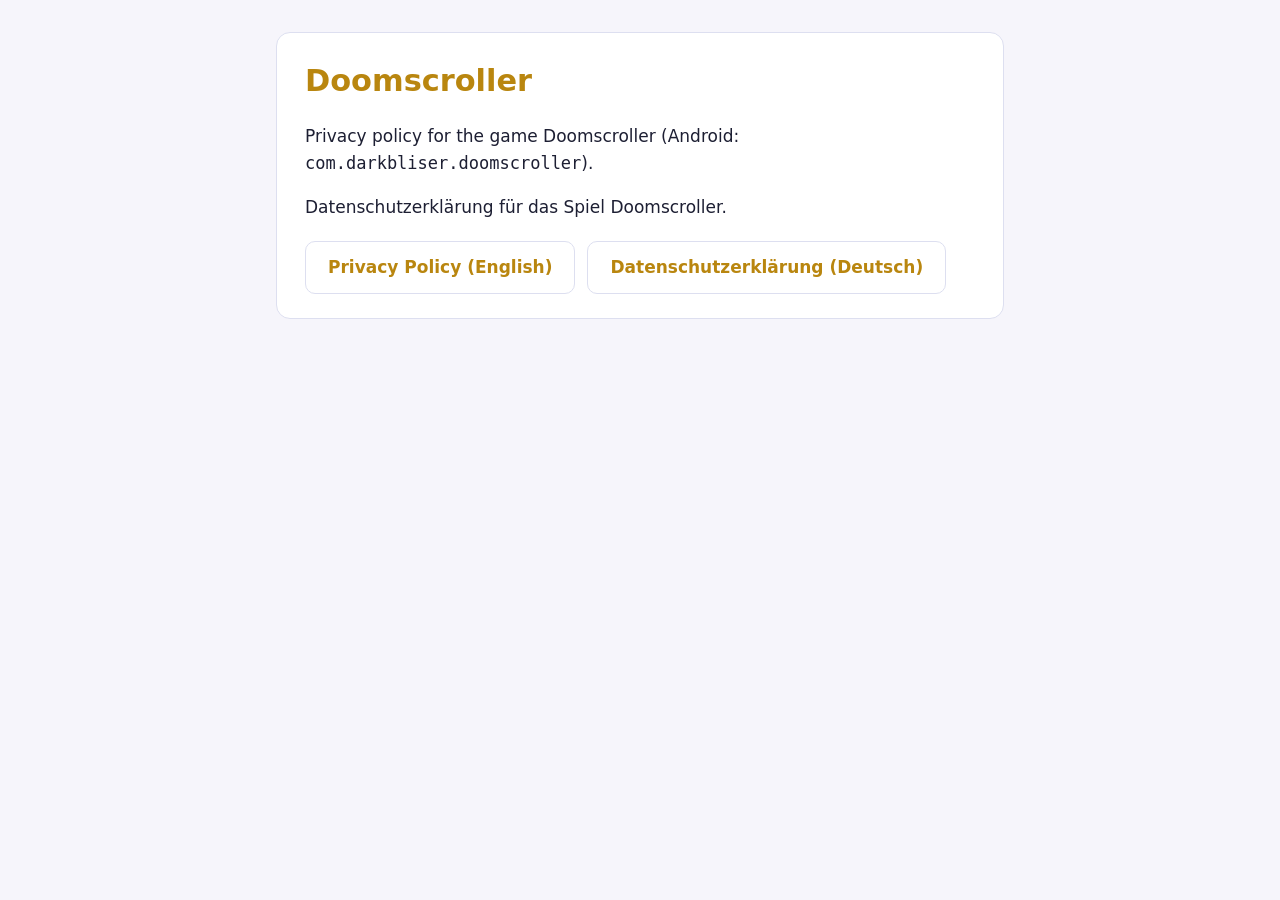
<file: index.html>
<!doctype html>
<html lang="en">
<head>
  <meta charset="utf-8">
  <meta name="viewport" content="width=device-width, initial-scale=1">
  <title>Doomscroller – Privacy</title>
  <link rel="stylesheet" href="style.css">
</head>
<body>
<main>
  <div class="card">
    <h1>Doomscroller</h1>
    <p>Privacy policy for the game Doomscroller (Android: <code>com.darkbliser.doomscroller</code>).</p>
    <p>Datenschutzerklärung für das Spiel Doomscroller.</p>
    <div class="langs">
      <a href="privacy-en.html">Privacy Policy (English)</a>
      <a href="privacy-de.html">Datenschutzerklärung (Deutsch)</a>
    </div>
  </div>
</main>
</body>
</html>
</file>
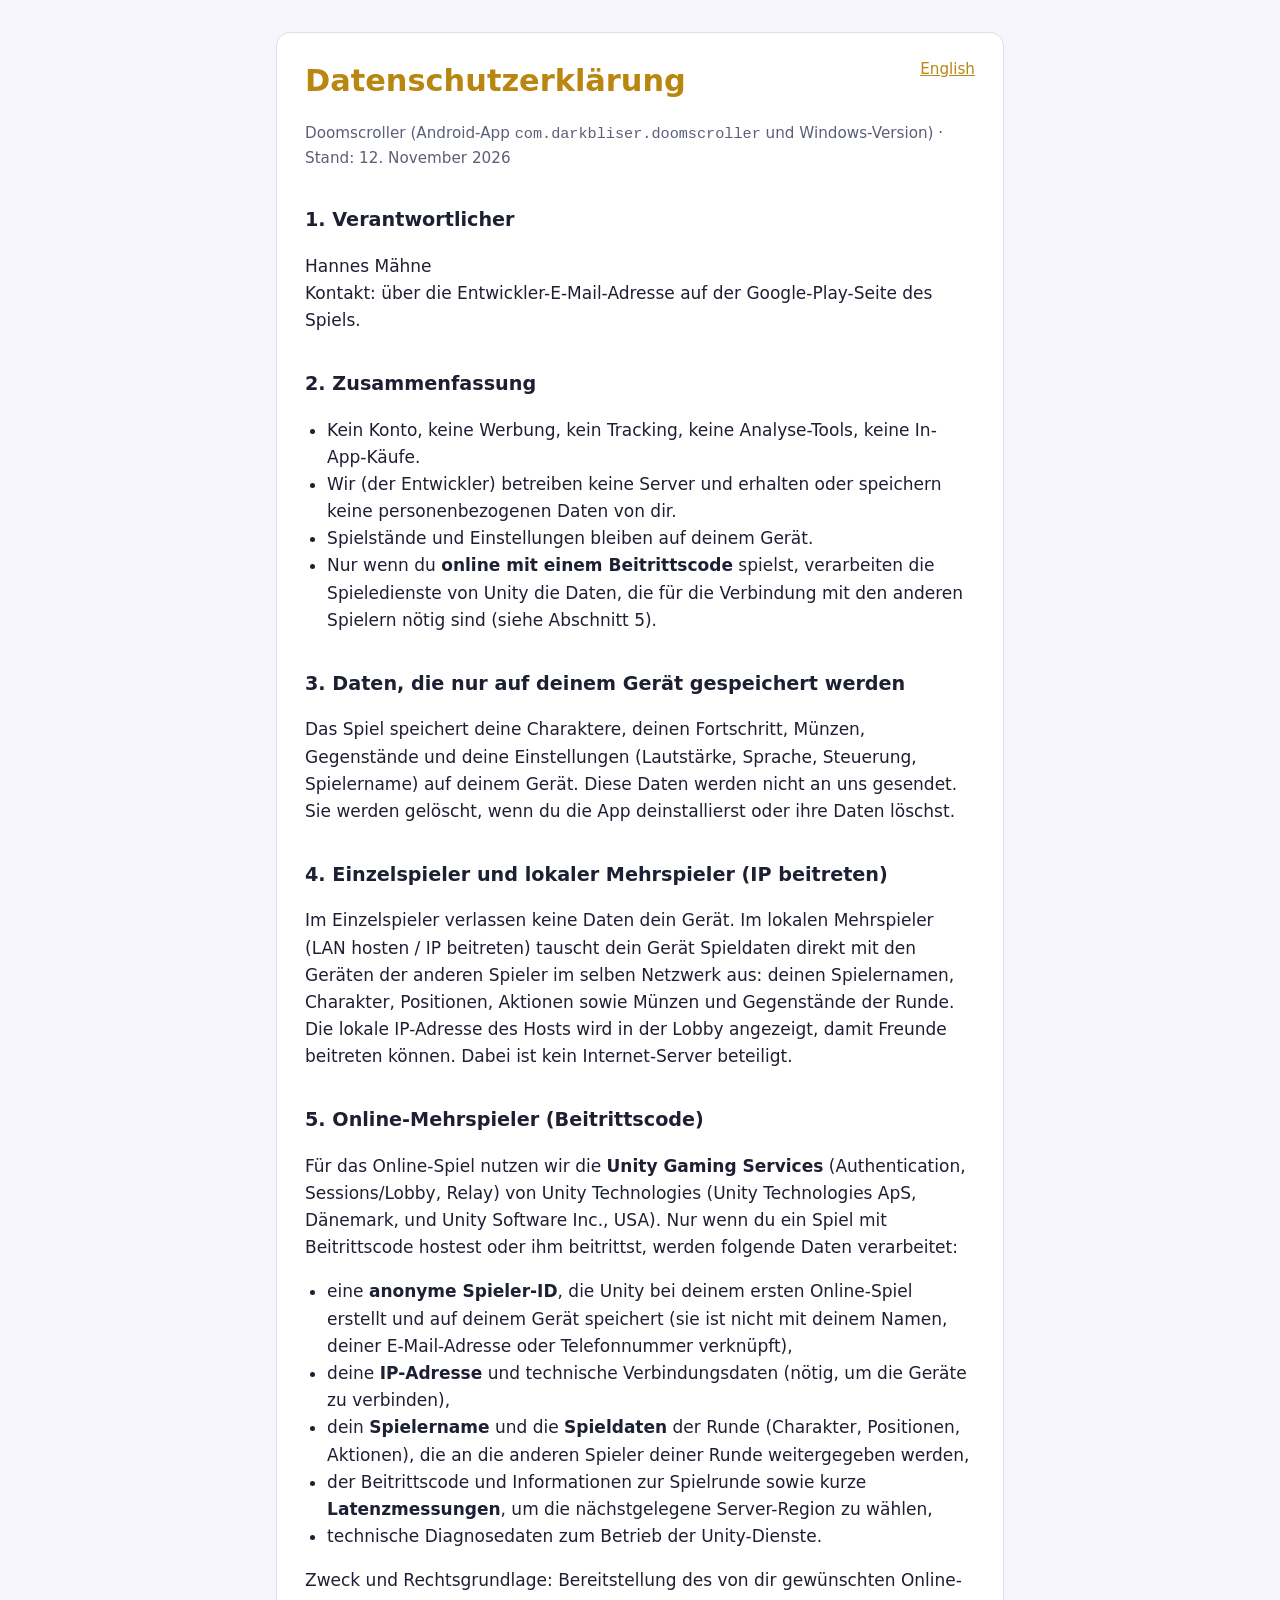
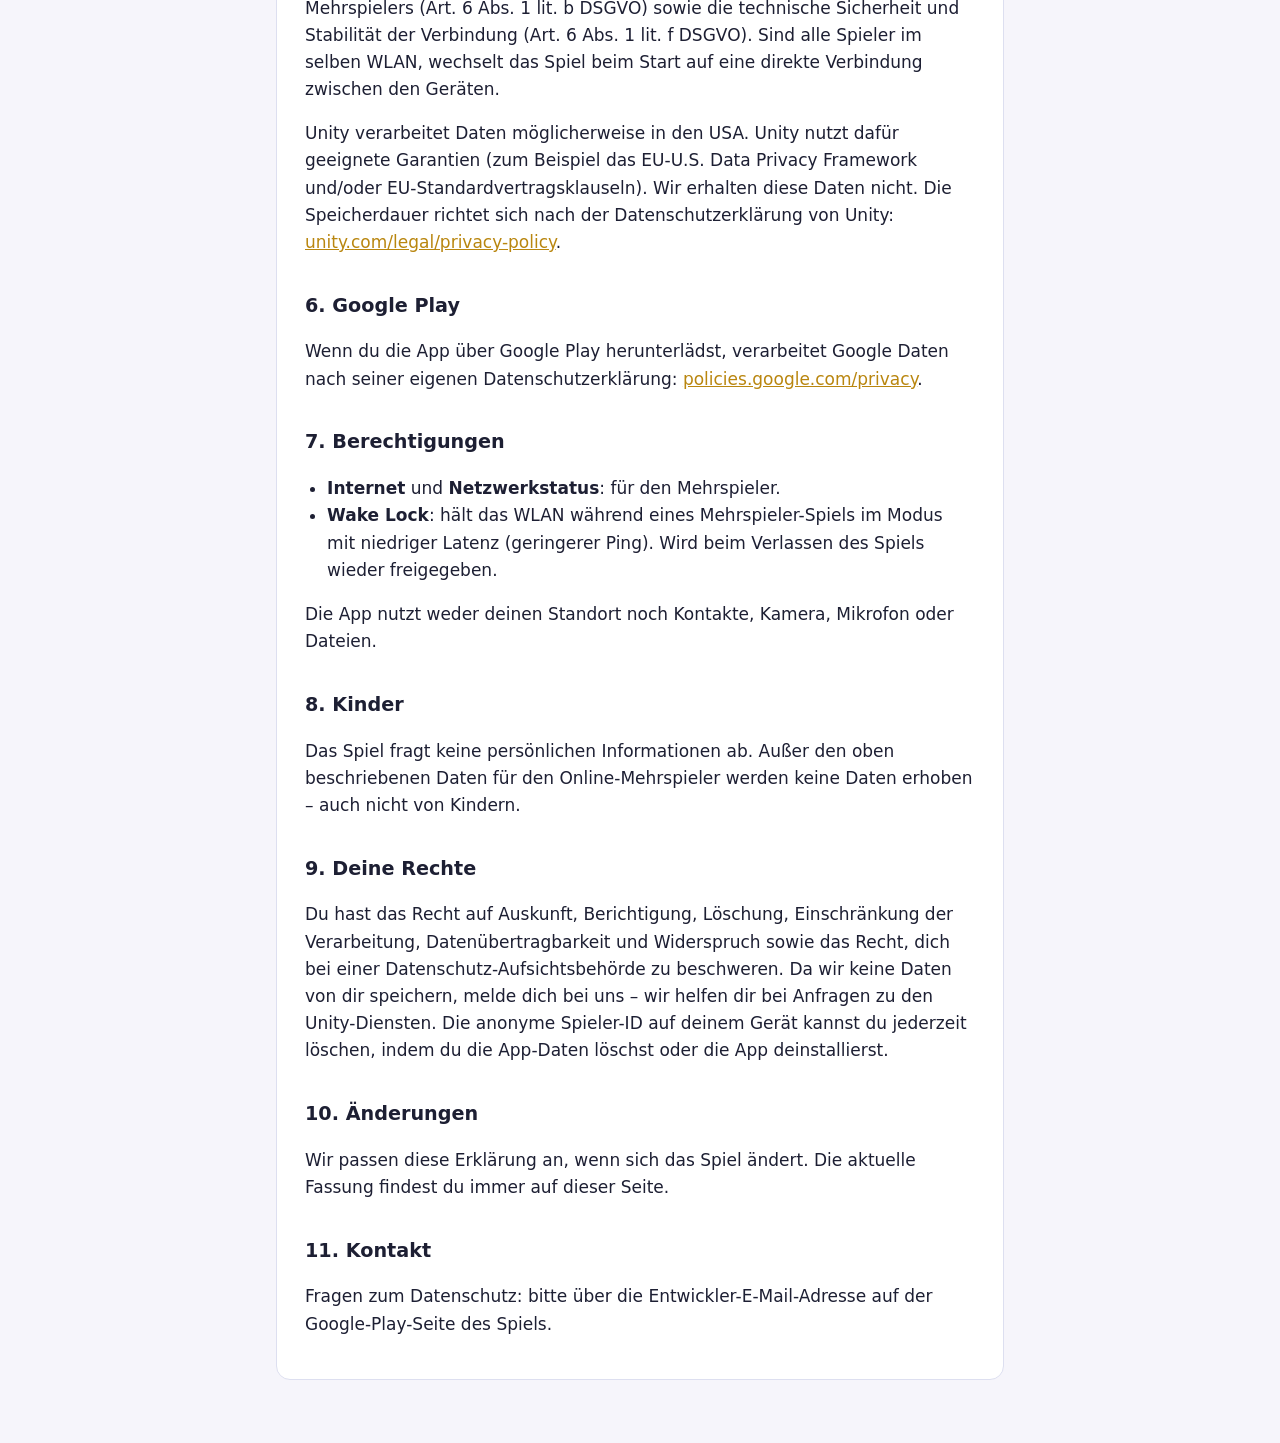
<file: privacy-de.html>
<!doctype html>
<html lang="de">
<head>
  <meta charset="utf-8">
  <meta name="viewport" content="width=device-width, initial-scale=1">
  <title>Doomscroller – Datenschutzerklärung</title>
  <link rel="stylesheet" href="style.css">
</head>
<body>
<main>
<div class="card">
  <a class="lang" href="privacy-en.html">English</a>
  <h1>Datenschutzerklärung</h1>
  <p class="muted">Doomscroller (Android-App <code>com.darkbliser.doomscroller</code> und Windows-Version) · Stand: 12. November 2026</p>

  <h2>1. Verantwortlicher</h2>
  <p>Hannes Mähne<br>Kontakt: über die Entwickler-E-Mail-Adresse auf der Google-Play-Seite des Spiels.</p>

  <h2>2. Zusammenfassung</h2>
  <ul>
    <li>Kein Konto, keine Werbung, kein Tracking, keine Analyse-Tools, keine In-App-Käufe.</li>
    <li>Wir (der Entwickler) betreiben keine Server und erhalten oder speichern keine personenbezogenen Daten von dir.</li>
    <li>Spielstände und Einstellungen bleiben auf deinem Gerät.</li>
    <li>Nur wenn du <b>online mit einem Beitrittscode</b> spielst, verarbeiten die Spieledienste von Unity die Daten, die für die Verbindung mit den anderen Spielern nötig sind (siehe Abschnitt 5).</li>
  </ul>

  <h2>3. Daten, die nur auf deinem Gerät gespeichert werden</h2>
  <p>Das Spiel speichert deine Charaktere, deinen Fortschritt, Münzen, Gegenstände und deine Einstellungen (Lautstärke, Sprache, Steuerung, Spielername) auf deinem Gerät. Diese Daten werden nicht an uns gesendet. Sie werden gelöscht, wenn du die App deinstallierst oder ihre Daten löschst.</p>

  <h2>4. Einzelspieler und lokaler Mehrspieler (IP beitreten)</h2>
  <p>Im Einzelspieler verlassen keine Daten dein Gerät. Im lokalen Mehrspieler (LAN hosten / IP beitreten) tauscht dein Gerät Spieldaten direkt mit den Geräten der anderen Spieler im selben Netzwerk aus: deinen Spielernamen, Charakter, Positionen, Aktionen sowie Münzen und Gegenstände der Runde. Die lokale IP-Adresse des Hosts wird in der Lobby angezeigt, damit Freunde beitreten können. Dabei ist kein Internet-Server beteiligt.</p>

  <h2>5. Online-Mehrspieler (Beitrittscode)</h2>
  <p>Für das Online-Spiel nutzen wir die <b>Unity Gaming Services</b> (Authentication, Sessions/Lobby, Relay) von Unity Technologies (Unity Technologies ApS, Dänemark, und Unity Software Inc., USA). Nur wenn du ein Spiel mit Beitrittscode hostest oder ihm beitrittst, werden folgende Daten verarbeitet:</p>
  <ul>
    <li>eine <b>anonyme Spieler-ID</b>, die Unity bei deinem ersten Online-Spiel erstellt und auf deinem Gerät speichert (sie ist nicht mit deinem Namen, deiner E-Mail-Adresse oder Telefonnummer verknüpft),</li>
    <li>deine <b>IP-Adresse</b> und technische Verbindungsdaten (nötig, um die Geräte zu verbinden),</li>
    <li>dein <b>Spielername</b> und die <b>Spieldaten</b> der Runde (Charakter, Positionen, Aktionen), die an die anderen Spieler deiner Runde weitergegeben werden,</li>
    <li>der Beitrittscode und Informationen zur Spielrunde sowie kurze <b>Latenzmessungen</b>, um die nächstgelegene Server-Region zu wählen,</li>
    <li>technische Diagnosedaten zum Betrieb der Unity-Dienste.</li>
  </ul>
  <p>Zweck und Rechtsgrundlage: Bereitstellung des von dir gewünschten Online-Mehrspielers (Art. 6 Abs. 1 lit. b DSGVO) sowie die technische Sicherheit und Stabilität der Verbindung (Art. 6 Abs. 1 lit. f DSGVO). Sind alle Spieler im selben WLAN, wechselt das Spiel beim Start auf eine direkte Verbindung zwischen den Geräten.</p>
  <p>Unity verarbeitet Daten möglicherweise in den USA. Unity nutzt dafür geeignete Garantien (zum Beispiel das EU-U.S. Data Privacy Framework und/oder EU-Standardvertragsklauseln). Wir erhalten diese Daten nicht. Die Speicherdauer richtet sich nach der Datenschutzerklärung von Unity: <a href="https://unity.com/legal/privacy-policy">unity.com/legal/privacy-policy</a>.</p>

  <h2>6. Google Play</h2>
  <p>Wenn du die App über Google Play herunterlädst, verarbeitet Google Daten nach seiner eigenen Datenschutzerklärung: <a href="https://policies.google.com/privacy">policies.google.com/privacy</a>.</p>

  <h2>7. Berechtigungen</h2>
  <ul>
    <li><b>Internet</b> und <b>Netzwerkstatus</b>: für den Mehrspieler.</li>
    <li><b>Wake Lock</b>: hält das WLAN während eines Mehrspieler-Spiels im Modus mit niedriger Latenz (geringerer Ping). Wird beim Verlassen des Spiels wieder freigegeben.</li>
  </ul>
  <p>Die App nutzt weder deinen Standort noch Kontakte, Kamera, Mikrofon oder Dateien.</p>

  <h2>8. Kinder</h2>
  <p>Das Spiel fragt keine persönlichen Informationen ab. Außer den oben beschriebenen Daten für den Online-Mehrspieler werden keine Daten erhoben – auch nicht von Kindern.</p>

  <h2>9. Deine Rechte</h2>
  <p>Du hast das Recht auf Auskunft, Berichtigung, Löschung, Einschränkung der Verarbeitung, Datenübertragbarkeit und Widerspruch sowie das Recht, dich bei einer Datenschutz-Aufsichtsbehörde zu beschweren. Da wir keine Daten von dir speichern, melde dich bei uns – wir helfen dir bei Anfragen zu den Unity-Diensten. Die anonyme Spieler-ID auf deinem Gerät kannst du jederzeit löschen, indem du die App-Daten löschst oder die App deinstallierst.</p>

  <h2>10. Änderungen</h2>
  <p>Wir passen diese Erklärung an, wenn sich das Spiel ändert. Die aktuelle Fassung findest du immer auf dieser Seite.</p>

  <h2>11. Kontakt</h2>
  <p>Fragen zum Datenschutz: bitte über die Entwickler-E-Mail-Adresse auf der Google-Play-Seite des Spiels.</p>
</div>
</main>
</body>
</html>
</file>
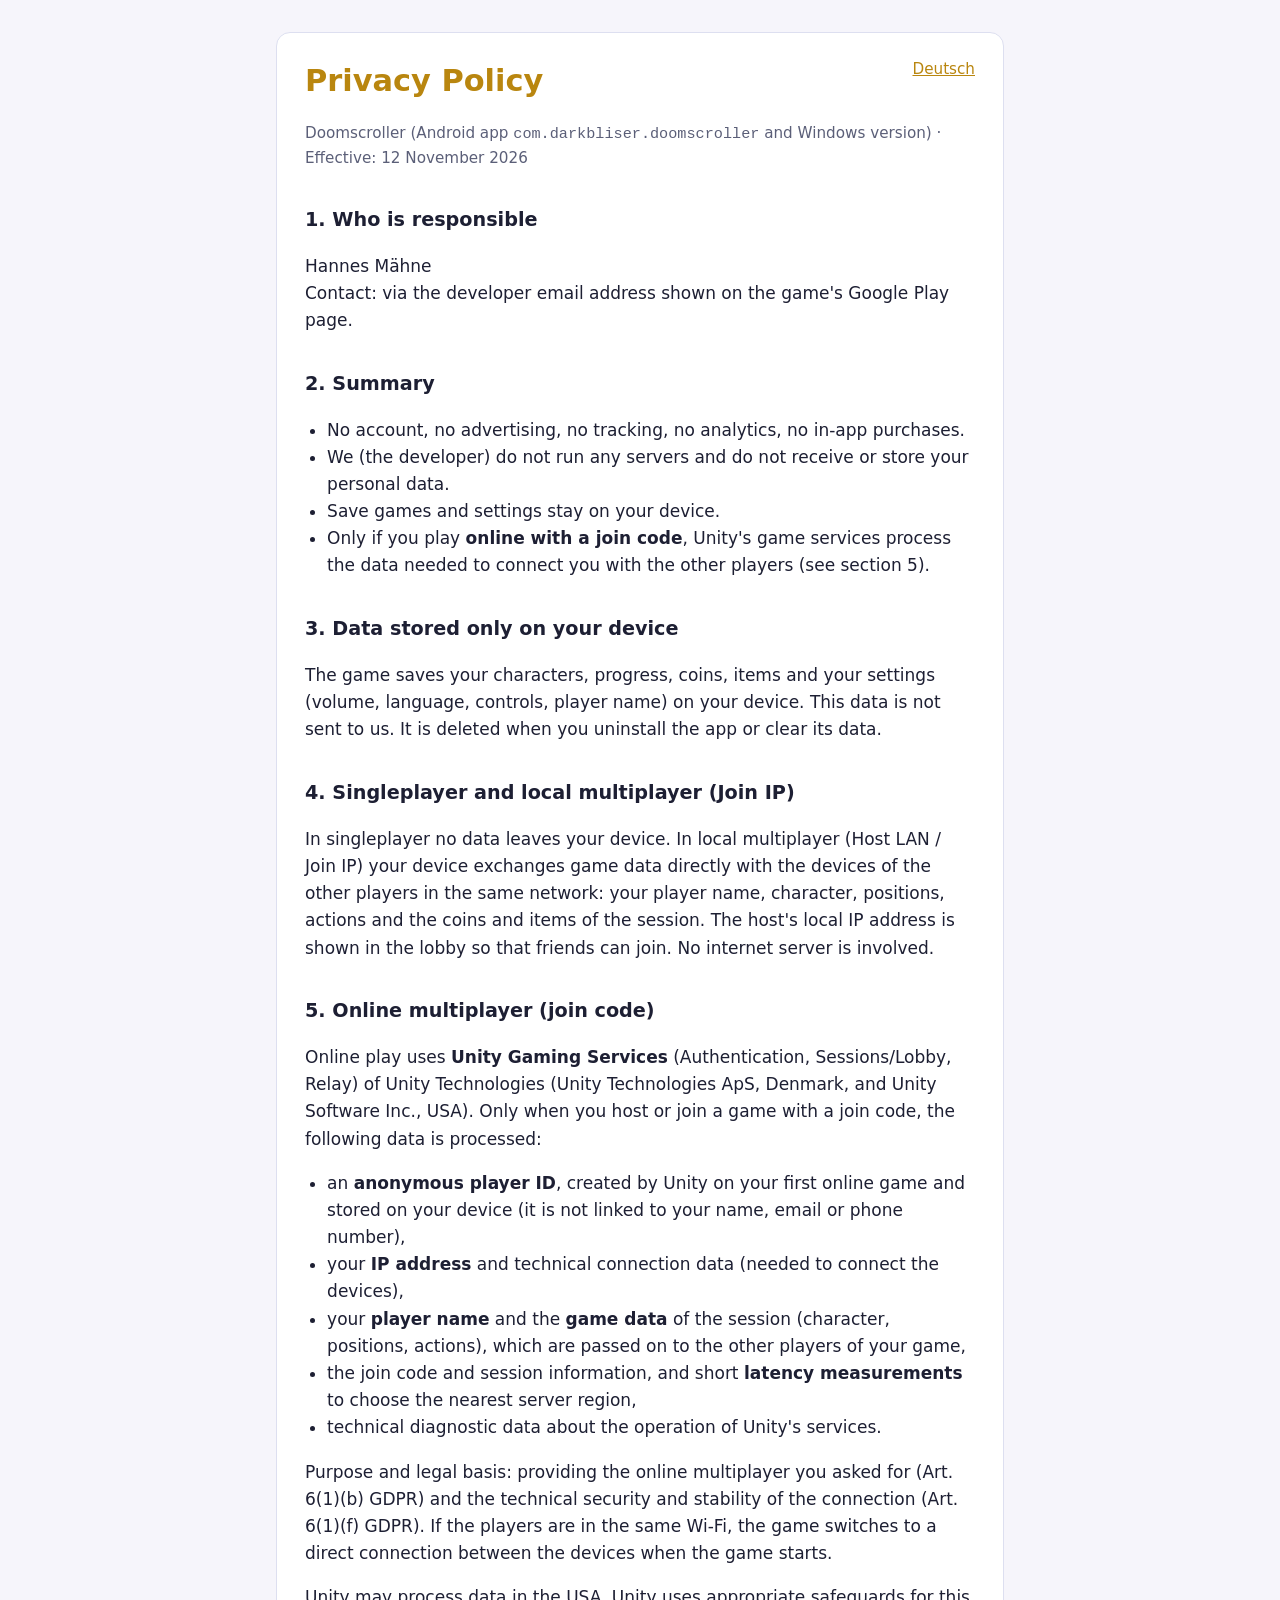
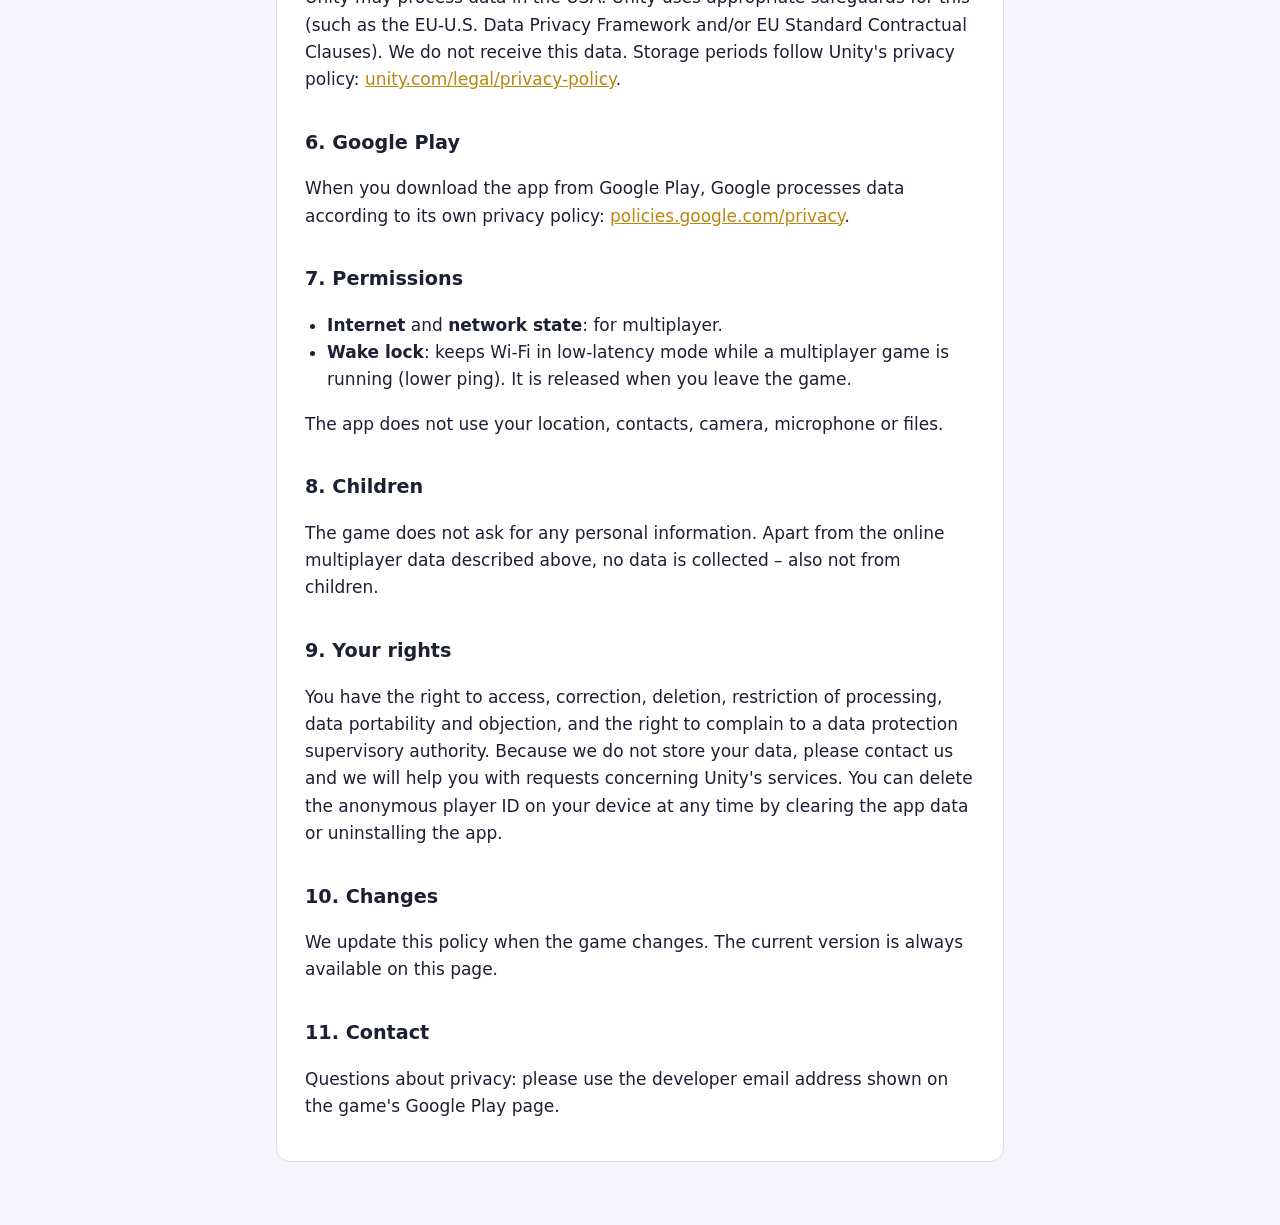
<file: privacy-en.html>
<!doctype html>
<html lang="en">
<head>
  <meta charset="utf-8">
  <meta name="viewport" content="width=device-width, initial-scale=1">
  <title>Doomscroller – Privacy Policy</title>
  <link rel="stylesheet" href="style.css">
</head>
<body>
<main>
<div class="card">
  <a class="lang" href="privacy-de.html">Deutsch</a>
  <h1>Privacy Policy</h1>
  <p class="muted">Doomscroller (Android app <code>com.darkbliser.doomscroller</code> and Windows version) · Effective: 12 November 2026</p>

  <h2>1. Who is responsible</h2>
  <p>Hannes Mähne<br>Contact: via the developer email address shown on the game's Google Play page.</p>

  <h2>2. Summary</h2>
  <ul>
    <li>No account, no advertising, no tracking, no analytics, no in-app purchases.</li>
    <li>We (the developer) do not run any servers and do not receive or store your personal data.</li>
    <li>Save games and settings stay on your device.</li>
    <li>Only if you play <b>online with a join code</b>, Unity's game services process the data needed to connect you with the other players (see section 5).</li>
  </ul>

  <h2>3. Data stored only on your device</h2>
  <p>The game saves your characters, progress, coins, items and your settings (volume, language, controls, player name) on your device. This data is not sent to us. It is deleted when you uninstall the app or clear its data.</p>

  <h2>4. Singleplayer and local multiplayer (Join IP)</h2>
  <p>In singleplayer no data leaves your device. In local multiplayer (Host LAN / Join IP) your device exchanges game data directly with the devices of the other players in the same network: your player name, character, positions, actions and the coins and items of the session. The host's local IP address is shown in the lobby so that friends can join. No internet server is involved.</p>

  <h2>5. Online multiplayer (join code)</h2>
  <p>Online play uses <b>Unity Gaming Services</b> (Authentication, Sessions/Lobby, Relay) of Unity Technologies (Unity Technologies ApS, Denmark, and Unity Software Inc., USA). Only when you host or join a game with a join code, the following data is processed:</p>
  <ul>
    <li>an <b>anonymous player ID</b>, created by Unity on your first online game and stored on your device (it is not linked to your name, email or phone number),</li>
    <li>your <b>IP address</b> and technical connection data (needed to connect the devices),</li>
    <li>your <b>player name</b> and the <b>game data</b> of the session (character, positions, actions), which are passed on to the other players of your game,</li>
    <li>the join code and session information, and short <b>latency measurements</b> to choose the nearest server region,</li>
    <li>technical diagnostic data about the operation of Unity's services.</li>
  </ul>
  <p>Purpose and legal basis: providing the online multiplayer you asked for (Art. 6(1)(b) GDPR) and the technical security and stability of the connection (Art. 6(1)(f) GDPR). If the players are in the same Wi-Fi, the game switches to a direct connection between the devices when the game starts.</p>
  <p>Unity may process data in the USA. Unity uses appropriate safeguards for this (such as the EU-U.S. Data Privacy Framework and/or EU Standard Contractual Clauses). We do not receive this data. Storage periods follow Unity's privacy policy: <a href="https://unity.com/legal/privacy-policy">unity.com/legal/privacy-policy</a>.</p>

  <h2>6. Google Play</h2>
  <p>When you download the app from Google Play, Google processes data according to its own privacy policy: <a href="https://policies.google.com/privacy">policies.google.com/privacy</a>.</p>

  <h2>7. Permissions</h2>
  <ul>
    <li><b>Internet</b> and <b>network state</b>: for multiplayer.</li>
    <li><b>Wake lock</b>: keeps Wi-Fi in low-latency mode while a multiplayer game is running (lower ping). It is released when you leave the game.</li>
  </ul>
  <p>The app does not use your location, contacts, camera, microphone or files.</p>

  <h2>8. Children</h2>
  <p>The game does not ask for any personal information. Apart from the online multiplayer data described above, no data is collected – also not from children.</p>

  <h2>9. Your rights</h2>
  <p>You have the right to access, correction, deletion, restriction of processing, data portability and objection, and the right to complain to a data protection supervisory authority. Because we do not store your data, please contact us and we will help you with requests concerning Unity's services. You can delete the anonymous player ID on your device at any time by clearing the app data or uninstalling the app.</p>

  <h2>10. Changes</h2>
  <p>We update this policy when the game changes. The current version is always available on this page.</p>

  <h2>11. Contact</h2>
  <p>Questions about privacy: please use the developer email address shown on the game's Google Play page.</p>
</div>
</main>
</body>
</html>
</file>
<file: style.css>
:root {
  --bg: #f6f5fb;
  --card: #ffffff;
  --text: #1d1f33;
  --muted: #5b5f78;
  --accent: #b9860f;
  --line: #dddff0;
}
@media (prefers-color-scheme: dark) {
  :root {
    --bg: #12142a;
    --card: #1b1e3a;
    --text: #e8e9f5;
    --muted: #a5a9c6;
    --accent: #ffcc40;
    --line: #2e3258;
  }
}
* { box-sizing: border-box; }
body {
  margin: 0;
  background: var(--bg);
  color: var(--text);
  font: 17px/1.6 system-ui, -apple-system, "Segoe UI", Roboto, sans-serif;
}
main {
  max-width: 760px;
  margin: 0 auto;
  padding: 32px 16px 64px;
}
.card {
  background: var(--card);
  border: 1px solid var(--line);
  border-radius: 14px;
  padding: 24px 28px;
}
h1 { margin: 0 0 4px; font-size: 1.9rem; color: var(--accent); }
h2 { margin: 1.8em 0 0.4em; font-size: 1.2rem; }
p, li { color: var(--text); }
.muted { color: var(--muted); font-size: 0.95rem; }
a { color: var(--accent); }
ul { padding-left: 1.3em; }
.lang { float: right; font-size: 0.95rem; }
.langs { display: flex; gap: 12px; flex-wrap: wrap; margin-top: 20px; }
.langs a {
  display: inline-block;
  padding: 12px 22px;
  border-radius: 10px;
  border: 1px solid var(--line);
  text-decoration: none;
  font-weight: 600;
}
@media (max-width: 520px) { .card { padding: 20px 18px; } .lang { float: none; display: block; margin-bottom: 8px; } }
</file>
